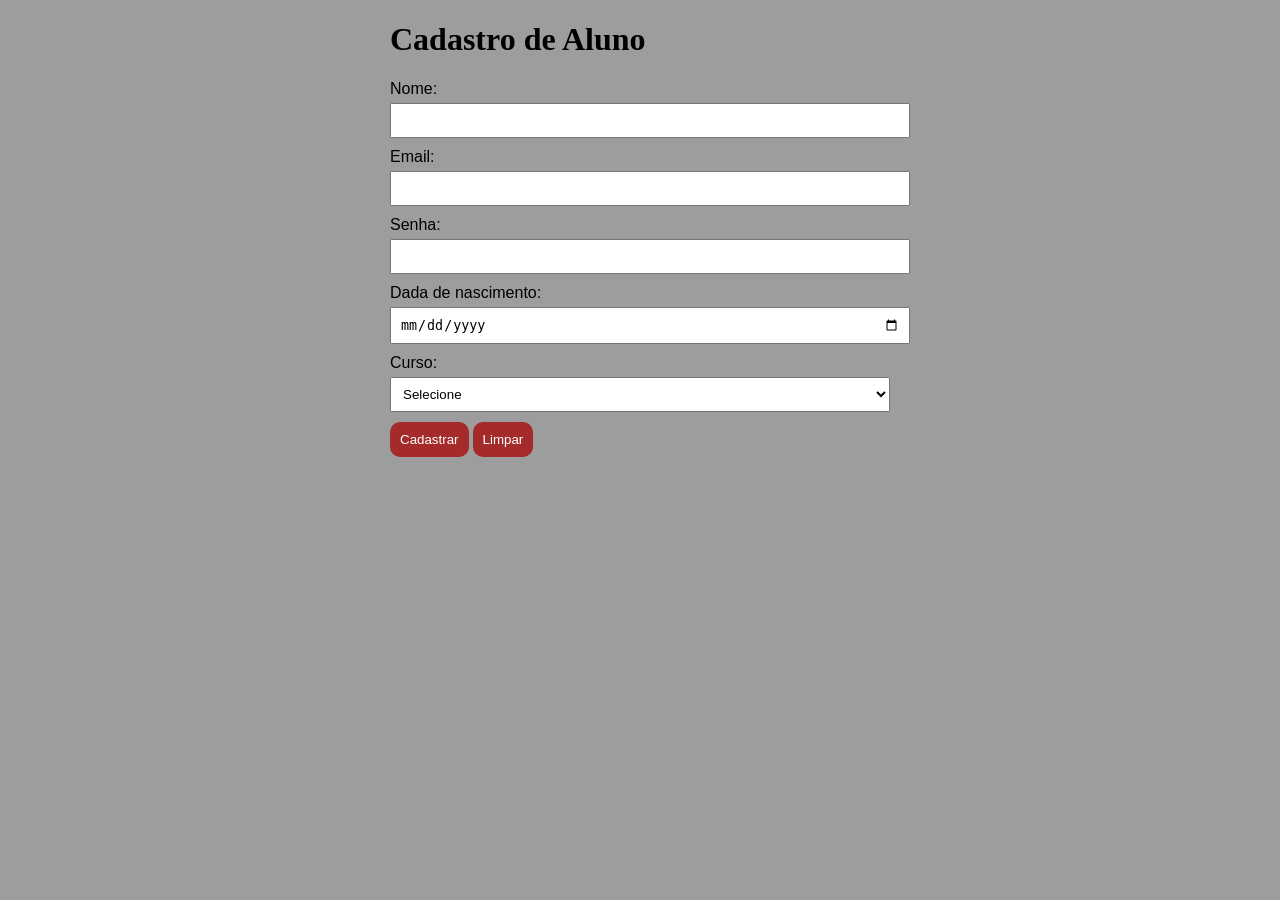
<file: index.html>
<!DOCTYPE html>
<html lang="pt-br">

<head>
    <meta charset="UTF-8">
    <meta name="viewport" content="width=device-width, initial-scale=1.0">
    <title>Cadastro</title>
    <link rel="stylesheet" href="formulario.css">
</head>

<body>
    <div class="container">
        <h1>Cadastro de Aluno</h1>

        <form>
            <div class="form-control">
                <label for="nome">Nome:</label>
                <input type="text" id="nome" />
            </div>

            <div class="form-control">
                <label for="email">Email:</label>
                <input type="email" id="email" />
            </div>

            <div class="form-control">
                <label for="senha">Senha: </label>
                <input type="password" id="senha" />
            </div>

            <div class="form-control">
                <label for="data">Dada de nascimento: </label>
                <input type="date" name="data" />
            </div>

            <div class="form-control">
                <label for="curso">Curso:</label>

                <select name="curso" id="curso">
                    <option value="">Selecione</option>
                    <option value="informatica">Informática</option>
                    <option value="programacao">Programação</option>
                    <option value="web">Desenvolvimento Web</option>
                </select>
            </div>

            <div class="form-control">
                <button type="submit">Cadastrar</button>
                <button type="reset">Limpar</button>
            </div>

        </form>



    </div>

</body>

</html>
</file>
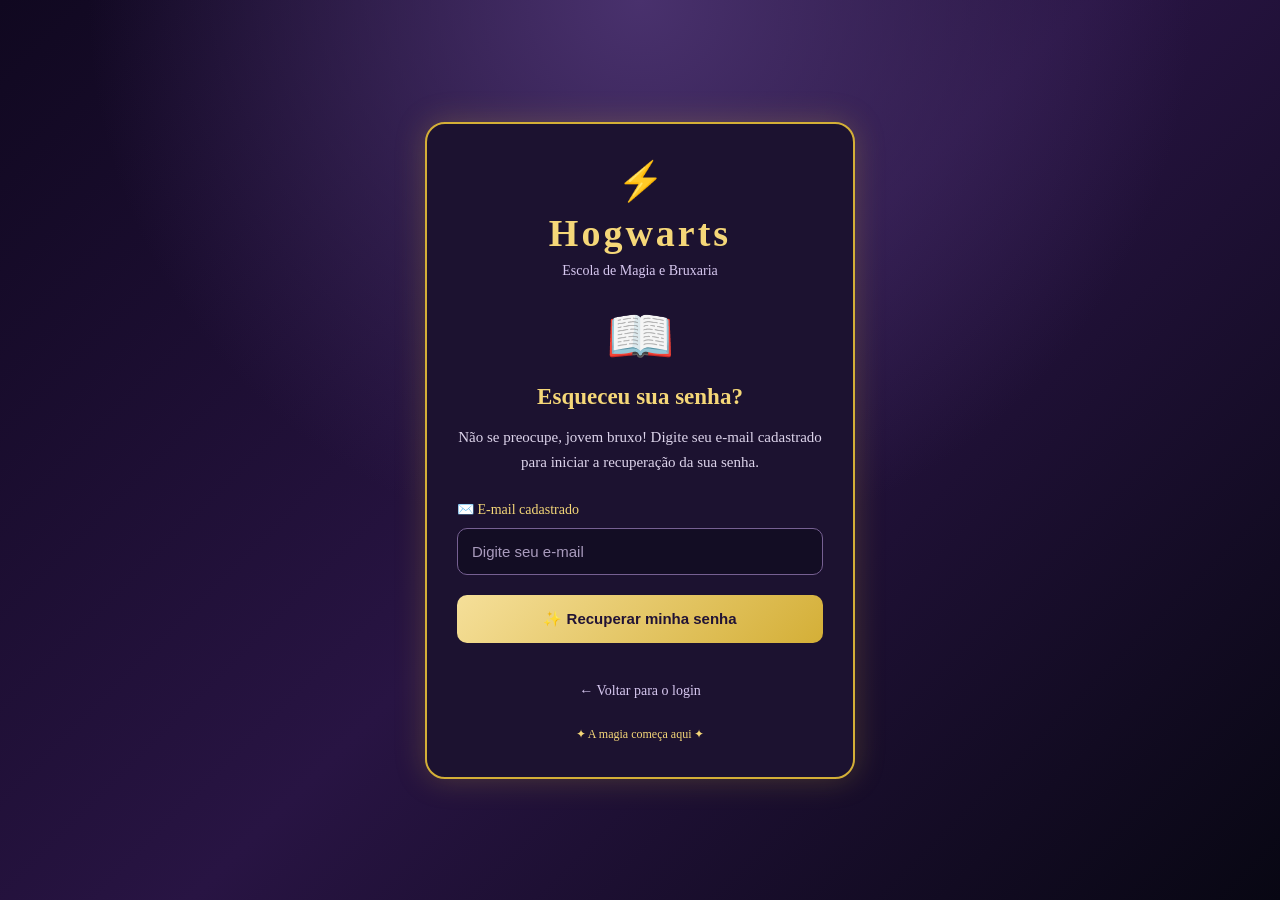
<file: esqueci-minha-senha.html>
<!DOCTYPE html>
<html lang="pt-br">
<head>
    <meta charset="UTF-8">
    <meta name="viewport" content="width=device-width, initial-scale=1.0">
    <title>Recuperar Senha | Hogwarts</title>
    <link rel="stylesheet" href="recuperar.css">
</head>
<body>

    <main class="container">
        <div class="icone">⚡</div>
        <h1>Hogwarts</h1>
        <p class="subtitulo">Escola de Magia e Bruxaria</p>

        <div class="livro">📖</div>

        <h2>Esqueceu sua senha?</h2>
        <p class="mensagem">
            Não se preocupe, jovem bruxo!
            Digite seu e-mail cadastrado para iniciar
            a recuperação da sua senha.
        </p>

        <form id="form-recuperacao">
            <div class="form-control">
                <label for="email">✉️ E-mail cadastrado</label>
                <input type="email" id="email" name="email"
                    placeholder="Digite seu e-mail" required>
            </div>

            <button type="submit">✨ Recuperar minha senha</button>
            <p id="retorno" role="status"></p>
        </form>

        <a href="login.html" class="link">← Voltar para o login</a>

        <p class="rodape">✦ A magia começa aqui ✦</p>
    </main>

    <script>
        document.getElementById("form-recuperacao")
            .addEventListener("submit", function(event) {
                event.preventDefault();

                document.getElementById("retorno").textContent =
                    "Formulário preenchido! Para recuperar sua senha de verdade, é necessário conectar um sistema de envio de e-mail.";
            });
    </script>

</body>
</html>
</file>
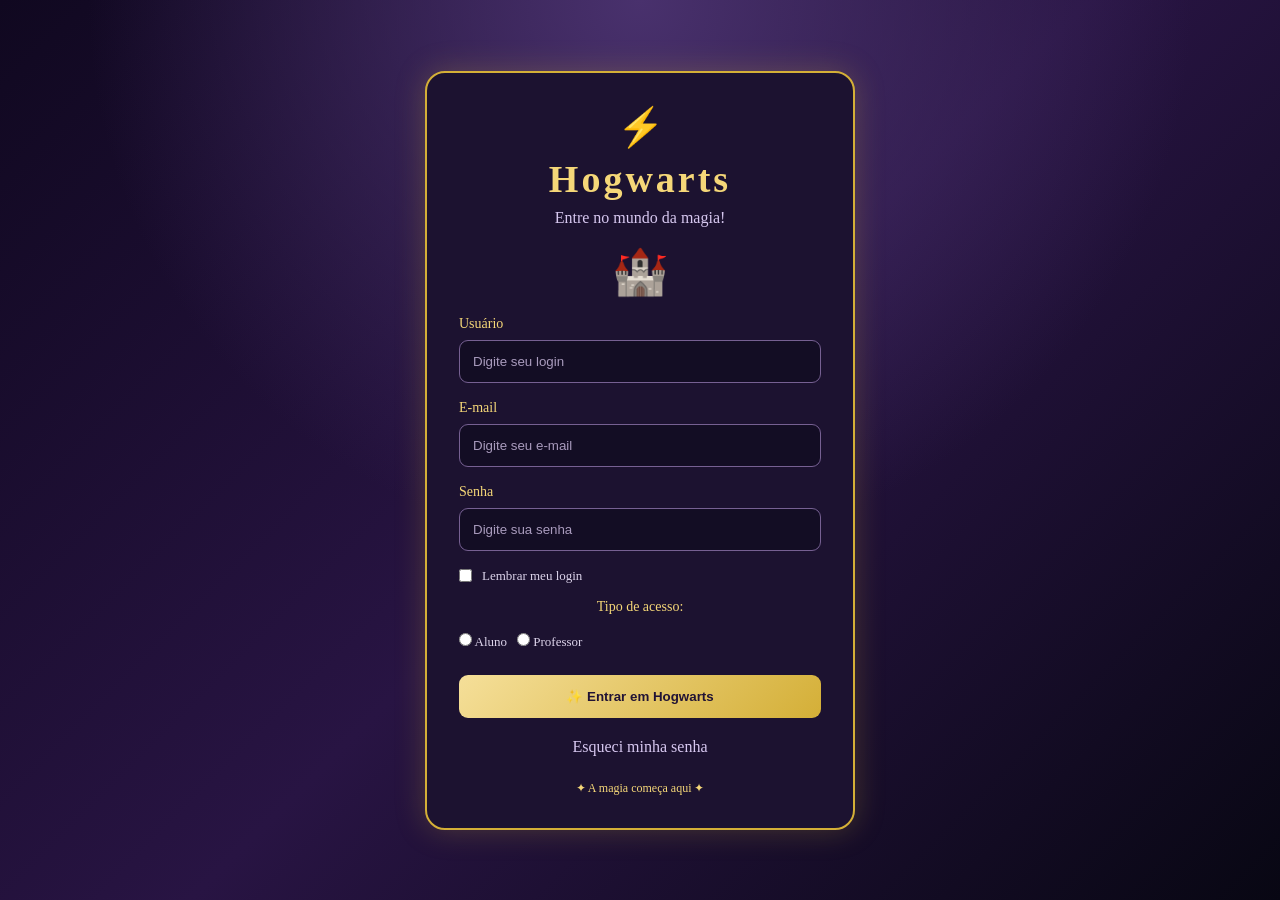
<file: login.html>
<!DOCTYPE html>
<html lang="pt-br">
<head>
    <meta charset="UTF-8">
    <meta name="viewport" content="width=device-width, initial-scale=1.0">
    <title>Login | Hogwarts</title>
    <link rel="stylesheet" href="login.css">
</head>
<body>

    <main class="container">
        <div class="icone">⚡</div>
        <h1>Hogwarts</h1>
        <p class="subtitulo">Entre no mundo da magia!</p>
        <div class="castelo">🏰</div>

        <form action="#" method="get">
            <div class="form-control">
                <label for="login">Usuário</label>
                <input type="text" id="login" placeholder="Digite seu login" required>
            </div>

            <div class="form-control">
                <label for="email">E-mail</label>
                <input type="email" id="email" placeholder="Digite seu e-mail" required>
            </div>

            <div class="form-control">
                <label for="senha">Senha</label>
                <input type="password" id="senha" placeholder="Digite sua senha" required>
            </div>

            <div class="opcoes">
                <input type="checkbox" id="lembrar">
                <label for="lembrar">Lembrar meu login</label>
            </div>

            <div class="acesso">
                <p>Tipo de acesso:</p>
                <label><input type="radio" name="tipo" value="aluno" required> Aluno</label>
                <label><input type="radio" name="tipo" value="professor"> Professor</label>
            </div>

            <button type="submit">✨ Entrar em Hogwarts</button>
        </form>

        <a class="link" href="esqueci-senha.html">Esqueci minha senha</a>

        <p class="rodape">✦ A magia começa aqui ✦</p>
    </main>

</body>
</html>
</file>
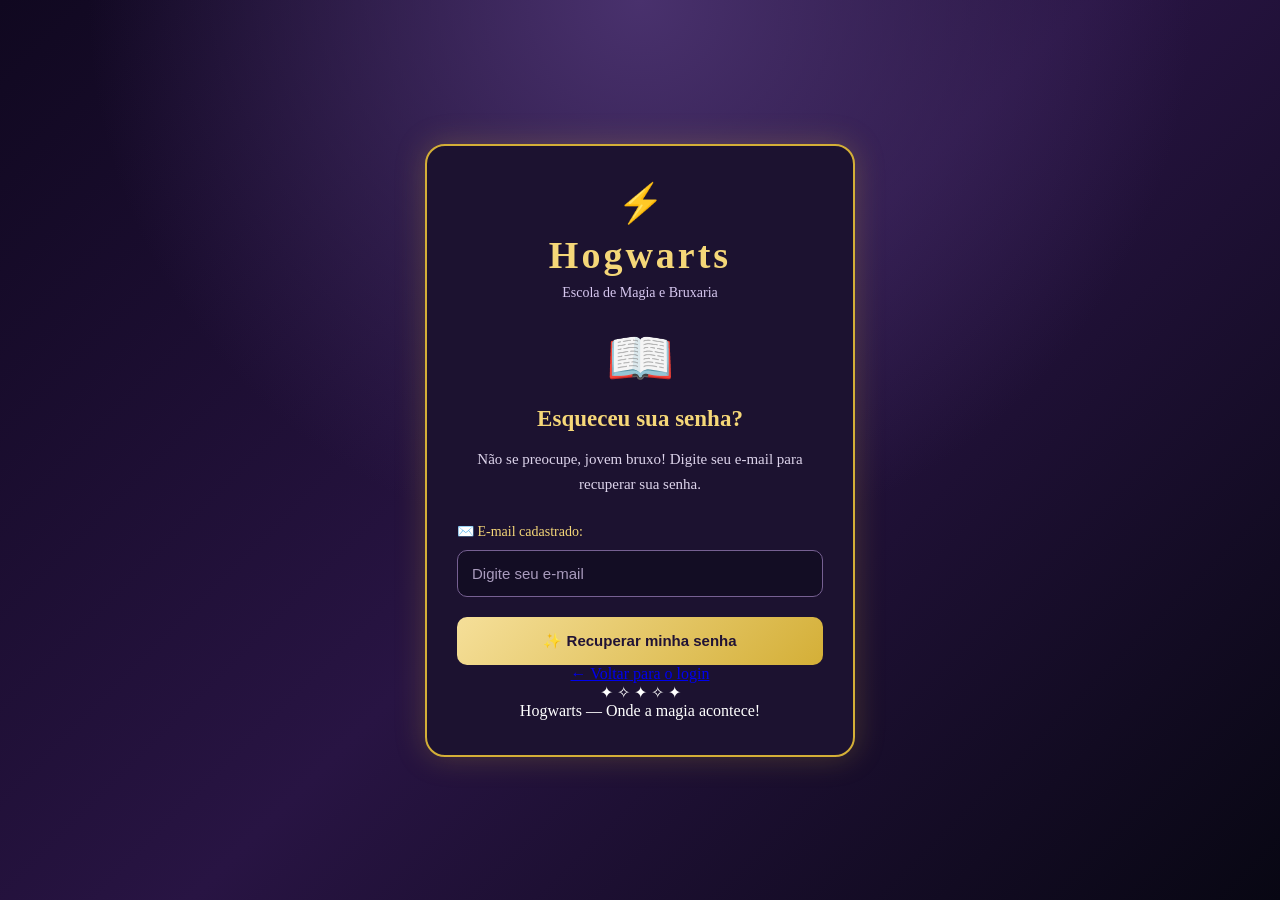
<file: tela-nova.html>
<!DOCTYPE html>
<html lang="pt-br">
<head>
    <meta charset="UTF-8">
    <meta name="viewport" content="width=device-width, initial-scale=1.0">
    <title>Recuperar Senha - Hogwarts</title>
    <link rel="stylesheet" href="recuperar.css">
</head>
<body>

    <div class="container">
        <div class="icone">⚡</div>

        <h1>Hogwarts</h1>
        <p class="subtitulo">Escola de Magia e Bruxaria</p>

        <div class="livro">📖</div>

        <h2>Esqueceu sua senha?</h2>

        <p class="mensagem">
            Não se preocupe, jovem bruxo!
            Digite seu e-mail para recuperar sua senha.
        </p>

        <form>
            <div class="form-control">
                <label for="email">✉️ E-mail cadastrado:</label>
                <input type="email" id="email"
                    placeholder="Digite seu e-mail" required>
            </div>

            <button type="submit">✨ Recuperar minha senha</button>
        </form>

        <a href="esqueci-minha-senha.html"class="voltar">
            ← Voltar para o login
        </a>

        <div class="estrelas">✦ ✧ ✦ ✧ ✦</div>

        <footer>Hogwarts — Onde a magia acontece!</footer>
    </div>

</body>
</html>
</file>
<file: formulario.css>
body {
    background: #9e9d9d;
}

.container {
    max-width: 500px;
    margin: 0 auto;
}

.form-control {
    margin-bottom: 10px;
}

label {
    font-family: Arial, Helvetica, sans-serif;
    display: block;
    margin-bottom: 5px;
}

input,
select
{
    width: 100%;
    padding: 8px;
}

button {
    padding: 10px;
    background-color: brown;
    border: 0;
    color: white;
    border-radius: 10px;
    cursor: pointer;
}
</file>
<file: recuperar.css>
* {
    margin: 0;
    padding: 0;
    box-sizing: border-box;
}

body {
    min-height: 100vh;
    display: flex;
    justify-content: center;
    align-items: center;
    padding: 20px;
    font-family: Georgia, serif;
    color: white;
    background: radial-gradient(circle at top, #49316d, transparent 50%),
                linear-gradient(135deg, #100820, #281443, #080713);
}

.container {
    width: 100%;
    max-width: 430px;
    padding: 35px 30px;
    text-align: center;
    background: #1c1230;
    border: 2px solid #d4af37;
    border-radius: 20px;
    box-shadow: 0 0 30px #d4af3740;
}

.icone {
    font-size: 38px;
    color: #f5d778;
}

h1 {
    margin-top: 8px;
    color: #f5d778;
    font-size: 38px;
    letter-spacing: 3px;
}

.subtitulo {
    margin-top: 8px;
    color: #d7c8f0;
    font-size: 14px;
}

.livro {
    margin: 25px 0 15px;
    font-size: 55px;
}

h2 {
    margin-bottom: 15px;
    color: #f5d778;
    font-size: 23px;
}

.mensagem {
    margin-bottom: 25px;
    color: #ddd4eb;
    font-size: 15px;
    line-height: 1.7;
}

.form-control {
    margin-bottom: 20px;
    text-align: left;
}

.form-control label {
    display: block;
    margin-bottom: 10px;
    color: #f5d778;
    font-size: 14px;
}

.form-control input {
    width: 100%;
    padding: 14px;
    border: 1px solid #766092;
    border-radius: 10px;
    background: #130d24;
    color: white;
    font-size: 15px;
    outline: none;
}

.form-control input:focus {
    border-color: #f5d778;
}

.form-control input::placeholder {
    color: #a99bbd;
}

button {
    width: 100%;
    padding: 15px;
    border: none;
    border-radius: 10px;
    background: linear-gradient(135deg, #f5df99, #d4af37);
    color: #211335;
    font-size: 15px;
    font-weight: bold;
    cursor: pointer;
    transition: 0.3s;
}

button:hover {
    transform: translateY(-3px);
    box-shadow: 0 5px 18px #d4af3740;
}

#retorno {
    margin-top: 15px;
    color: #f5d778;
    font-size: 13px;
    line-height: 1.6;
}

.link {
    display: inline-block;
    margin-top: 25px;
    color: #d7c8f0;
    text-decoration: none;
    font-size: 14px;
}

.link:hover {
    color: #f5d778;
    text-decoration: underline;
}

.rodape {
    margin-top: 28px;
    color: #f5d778;
    font-size: 12px;
}

@media (max-width: 480px) {
    .container {
        padding: 28px 20px;
    }

    h1 {
        font-size: 32px;
    }
}
</file>
<file: login.css>
* {
    margin: 0;
    padding: 0;
    box-sizing: border-box;
}

body {
    min-height: 100vh;
    display: flex;
    justify-content: center;
    align-items: center;
    padding: 20px;
    font-family: Georgia, serif;
    color: white;
    background: radial-gradient(circle at top, #49316d, transparent 50%),
                linear-gradient(135deg, #100820, #281443, #080713);
}

.container {
    width: 100%;
    max-width: 430px;
    padding: 32px;
    text-align: center;
    background: #1c1230;
    border: 2px solid #d4af37;
    border-radius: 20px;
    box-shadow: 0 0 30px #d4af3740;
}

.icone {
    font-size: 38px;
    color: #f5d778;
}

h1 {
    margin-top: 8px;
    color: #f5d778;
    font-size: 38px;
    letter-spacing: 3px;
}

.subtitulo {
    margin-top: 8px;
    color: #d7c8f0;
}

.castelo {
    margin: 18px 0;
    font-size: 45px;
}

.form-control {
    margin-bottom: 17px;
    text-align: left;
}

.form-control label,
.acesso p {
    display: block;
    margin-bottom: 8px;
    color: #f5d778;
    font-size: 14px;
}

.form-control input {
    width: 100%;
    padding: 13px;
    border: 1px solid #766092;
    border-radius: 9px;
    background: #130d24;
    color: white;
    outline: none;
}

.form-control input:focus {
    border-color: #f5d778;
}

.form-control input::placeholder {
    color: #a99bbd;
}

.opcoes,
.acesso {
    display: flex;
    align-items: center;
    flex-wrap: wrap;
    gap: 10px;
    margin: 15px 0;
    color: #ddd4eb;
    font-size: 13px;
}

.opcoes input,
.acesso input {
    accent-color: #d4af37;
}

.acesso p {
    width: 100%;
}

button {
    width: 100%;
    padding: 14px;
    margin-top: 10px;
    border: none;
    border-radius: 9px;
    background: linear-gradient(135deg, #f5df99, #d4af37);
    color: #211335;
    font-weight: bold;
    cursor: pointer;
    transition: 0.3s;
}

button:hover {
    transform: translateY(-2px);
    box-shadow: 0 5px 15px #d4af3740;
}

.link {
    display: inline-block;
    margin-top: 20px;
    color: #d7c8f0;
    text-decoration: none;
}

.link:hover {
    color: #f5d778;
    text-decoration: underline;
}

.rodape {
    margin-top: 25px;
    color: #f5d778;
    font-size: 12px;
}

@media (max-width: 480px) {
    .container {
        padding: 25px 20px;
    }

    h1 {
        font-size: 32px;
    }
}
</file>
